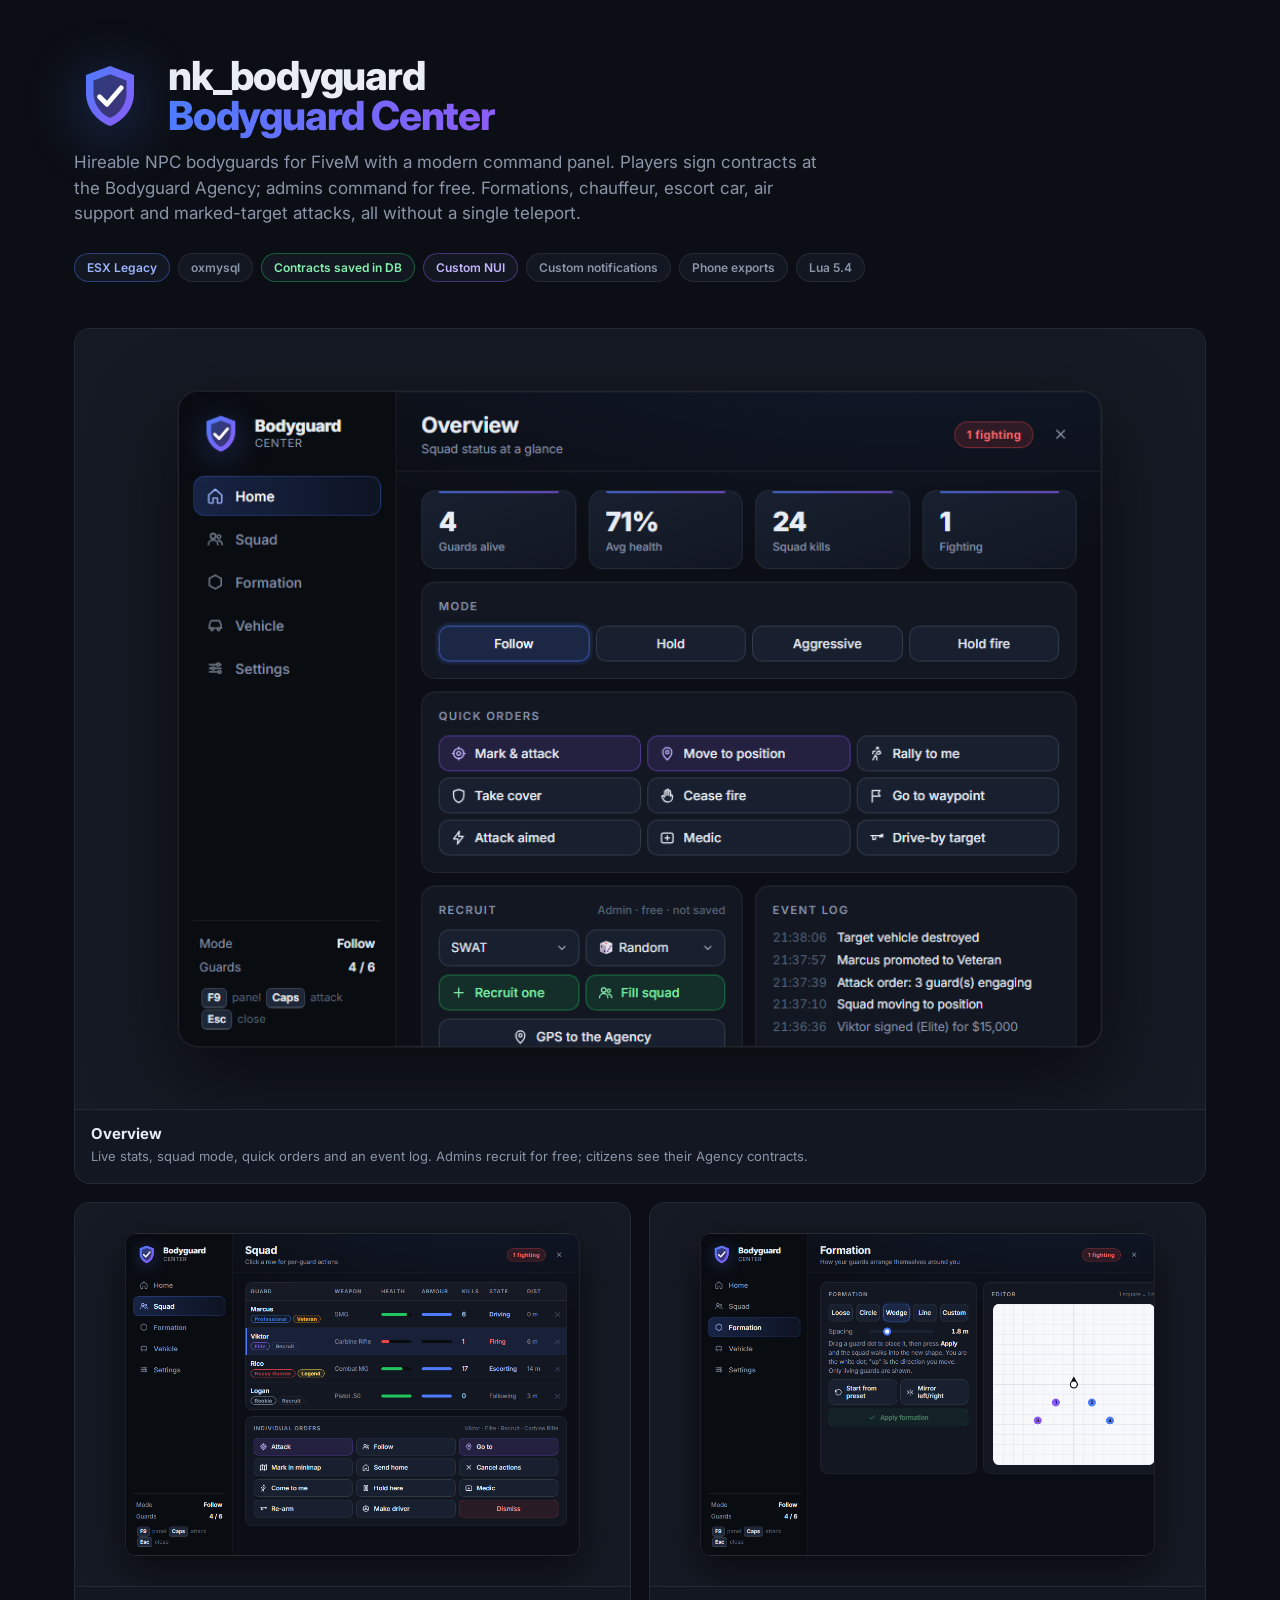
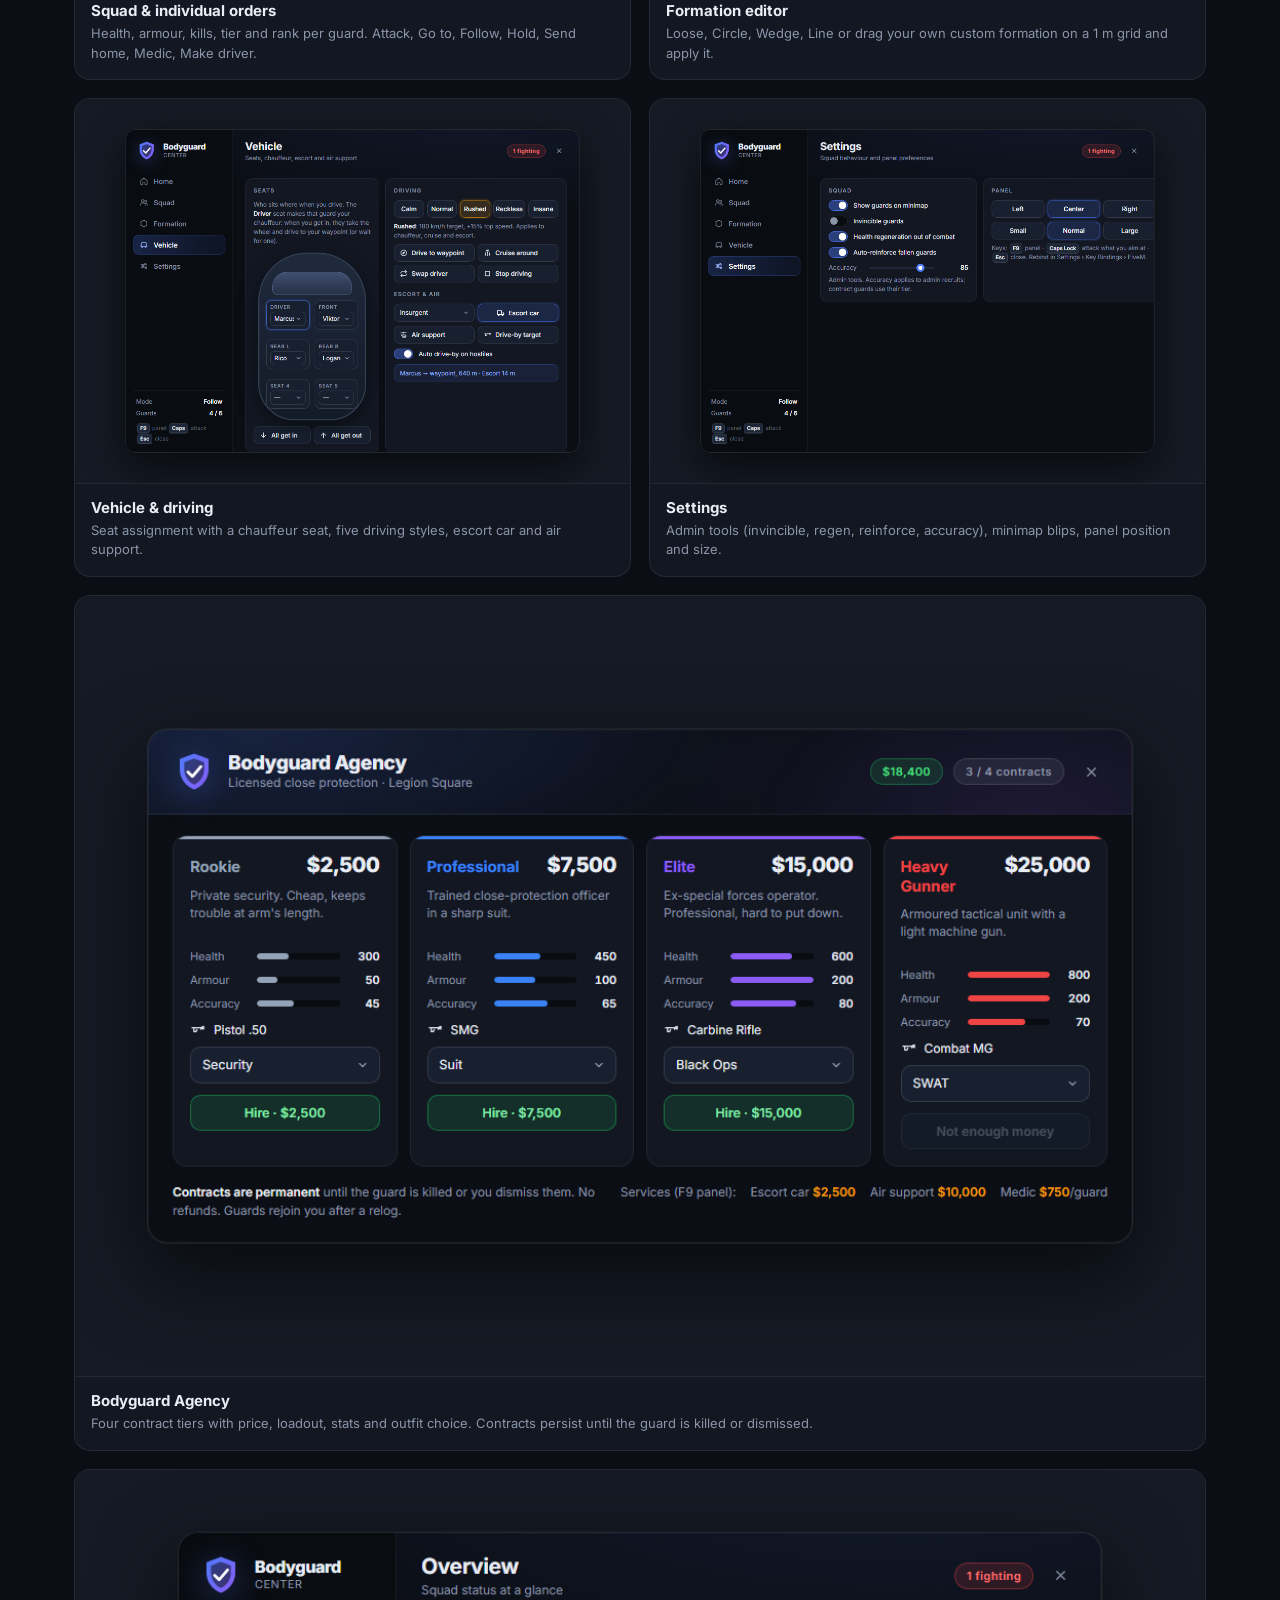
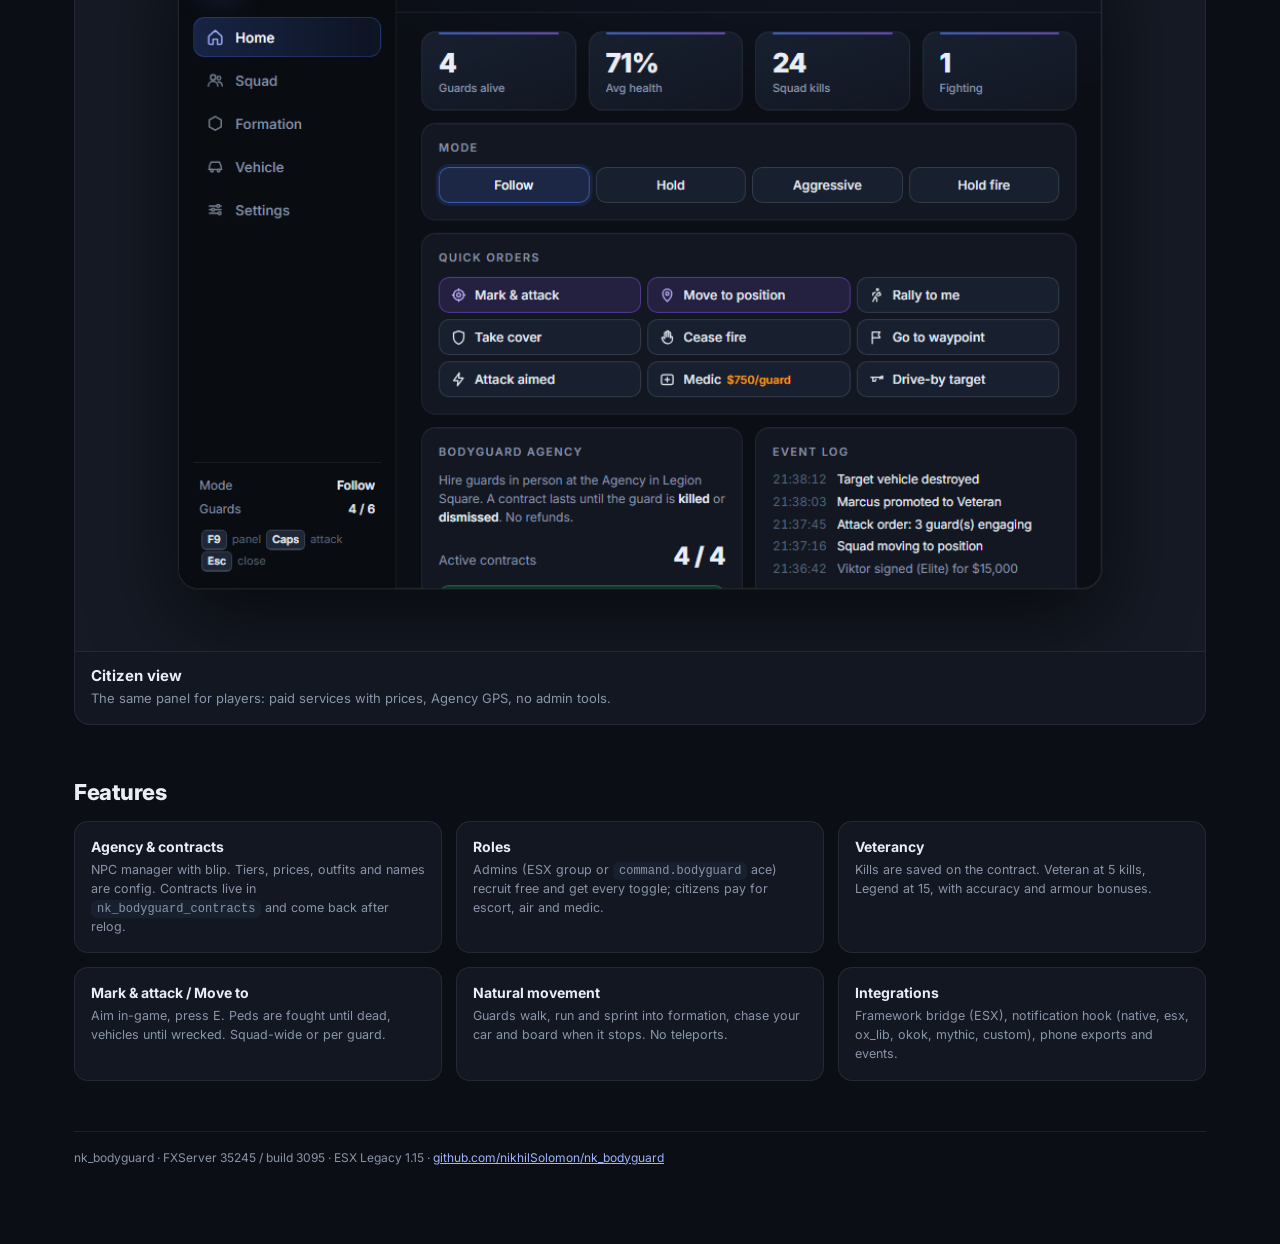
<file: assets/showcase.html>
<!DOCTYPE html>
<html lang="en">
<head>
<meta charset="utf-8">
<title>nk_bodyguard – Showcase</title>
<link href="https://fonts.googleapis.com/css2?family=Inter:wght@400;500;600;700;800&display=swap" rel="stylesheet">
<style>
  :root { --bg:#0b0e14; --card:#121722; --line:rgba(255,255,255,.08); --text:#e9edf5; --muted:#8b95a8; --accent:#4f7cff; --violet:#8b5cf6; --green:#22c55e; }
  * { box-sizing:border-box; margin:0; padding:0; }
  body { background:radial-gradient(1200px 600px at 50% -10%, rgba(79,124,255,.18), transparent 60%), var(--bg); color:var(--text); font-family:Inter,"Segoe UI",sans-serif; }
  .wrap { max-width:1180px; margin:0 auto; padding:56px 24px 80px; }
  .hero { display:flex; align-items:center; gap:22px; margin-bottom:12px; }
  .hero svg { width:72px; height:72px; filter:drop-shadow(0 10px 30px rgba(79,124,255,.4)); }
  h1 { font-size:40px; font-weight:800; letter-spacing:-.03em; line-height:1; }
  h1 span { background:linear-gradient(90deg,var(--accent),var(--violet)); -webkit-background-clip:text; background-clip:text; color:transparent; }
  .lead { font-size:17px; color:var(--muted); max-width:760px; line-height:1.5; margin:14px 0 26px; }
  .pills { display:flex; flex-wrap:wrap; gap:8px; margin-bottom:46px; }
  .pill { font-size:12px; font-weight:600; padding:6px 12px; border-radius:999px; border:1px solid var(--line); background:var(--card); color:var(--muted); }
  .pill.b { color:#9db4ff; border-color:rgba(79,124,255,.4); } .pill.g { color:#86efac; border-color:rgba(34,197,94,.4); } .pill.v { color:#c4b5fd; border-color:rgba(139,92,246,.4); }
  .grid { display:grid; grid-template-columns:repeat(2,1fr); gap:18px; }
  .shot { background:var(--card); border:1px solid var(--line); border-radius:16px; overflow:hidden; }
  .shot img { display:block; width:100%; height:auto; }
  .shot .cap { padding:14px 16px 16px; border-top:1px solid var(--line); }
  .shot h3 { font-size:15px; font-weight:700; margin-bottom:4px; }
  .shot p { font-size:13px; color:var(--muted); line-height:1.5; }
  .wide { grid-column:1 / -1; }
  h2 { font-size:22px; font-weight:800; letter-spacing:-.02em; margin:54px 0 16px; }
  .feat { display:grid; grid-template-columns:repeat(3,1fr); gap:14px; }
  .f { background:var(--card); border:1px solid var(--line); border-radius:14px; padding:16px; }
  .f b { display:block; font-size:14px; margin-bottom:6px; }
  .f p { font-size:12.5px; color:var(--muted); line-height:1.5; }
  code { font-family:Consolas,monospace; font-size:12px; background:#182030; padding:2px 6px; border-radius:6px; }
  footer { margin-top:50px; font-size:12px; color:var(--muted); border-top:1px solid var(--line); padding-top:18px; }
</style>
</head>
<body>
<div class="wrap">
  <div class="hero">
    <svg viewBox="0 0 48 48" aria-hidden="true">
      <defs><linearGradient id="g" x1="0" y1="0" x2="1" y2="1"><stop offset="0" stop-color="#4f7cff"/><stop offset="1" stop-color="#8b5cf6"/></linearGradient></defs>
      <path d="M24 4l16 6v12c0 10-6.8 18.6-16 22C14.8 40.6 8 32 8 22V10z" fill="url(#g)"/>
      <path d="M24 9.5l11 4.2V22c0 7.4-4.7 13.9-11 16.7C17.7 35.9 13 29.4 13 22v-8.3z" fill="#0b0e14" opacity=".55"/>
      <path d="M17 24.5l5 5 9.5-11" fill="none" stroke="#fff" stroke-width="3.2" stroke-linecap="round" stroke-linejoin="round"/>
    </svg>
    <h1>nk_bodyguard<br><span>Bodyguard Center</span></h1>
  </div>
  <p class="lead">Hireable NPC bodyguards for FiveM with a modern command panel. Players sign contracts at the Bodyguard Agency; admins command for free. Formations, chauffeur, escort car, air support and marked-target attacks, all without a single teleport.</p>
  <div class="pills">
    <span class="pill b">ESX Legacy</span><span class="pill">oxmysql</span><span class="pill g">Contracts saved in DB</span>
    <span class="pill v">Custom NUI</span><span class="pill">Custom notifications</span><span class="pill">Phone exports</span><span class="pill">Lua 5.4</span>
  </div>

  <div class="grid">
    <div class="shot wide"><img src="screenshots/01-home-admin.png" alt="Home overview"><div class="cap"><h3>Overview</h3><p>Live stats, squad mode, quick orders and an event log. Admins recruit for free; citizens see their Agency contracts.</p></div></div>
    <div class="shot"><img src="screenshots/02-squad.png" alt="Squad page"><div class="cap"><h3>Squad &amp; individual orders</h3><p>Health, armour, kills, tier and rank per guard. Attack, Go to, Follow, Hold, Send home, Medic, Make driver.</p></div></div>
    <div class="shot"><img src="screenshots/03-formation.png" alt="Formation editor"><div class="cap"><h3>Formation editor</h3><p>Loose, Circle, Wedge, Line or drag your own custom formation on a 1 m grid and apply it.</p></div></div>
    <div class="shot"><img src="screenshots/04-vehicle.png" alt="Vehicle page"><div class="cap"><h3>Vehicle &amp; driving</h3><p>Seat assignment with a chauffeur seat, five driving styles, escort car and air support.</p></div></div>
    <div class="shot"><img src="screenshots/05-settings.png" alt="Settings page"><div class="cap"><h3>Settings</h3><p>Admin tools (invincible, regen, reinforce, accuracy), minimap blips, panel position and size.</p></div></div>
    <div class="shot wide"><img src="screenshots/06-agency.png" alt="Bodyguard Agency hiring screen"><div class="cap"><h3>Bodyguard Agency</h3><p>Four contract tiers with price, loadout, stats and outfit choice. Contracts persist until the guard is killed or dismissed.</p></div></div>
    <div class="shot wide"><img src="screenshots/07-home-citizen.png" alt="Citizen view"><div class="cap"><h3>Citizen view</h3><p>The same panel for players: paid services with prices, Agency GPS, no admin tools.</p></div></div>
  </div>

  <h2>Features</h2>
  <div class="feat">
    <div class="f"><b>Agency &amp; contracts</b><p>NPC manager with blip. Tiers, prices, outfits and names are config. Contracts live in <code>nk_bodyguard_contracts</code> and come back after relog.</p></div>
    <div class="f"><b>Roles</b><p>Admins (ESX group or <code>command.bodyguard</code> ace) recruit free and get every toggle; citizens pay for escort, air and medic.</p></div>
    <div class="f"><b>Veterancy</b><p>Kills are saved on the contract. Veteran at 5 kills, Legend at 15, with accuracy and armour bonuses.</p></div>
    <div class="f"><b>Mark &amp; attack / Move to</b><p>Aim in-game, press E. Peds are fought until dead, vehicles until wrecked. Squad-wide or per guard.</p></div>
    <div class="f"><b>Natural movement</b><p>Guards walk, run and sprint into formation, chase your car and board when it stops. No teleports.</p></div>
    <div class="f"><b>Integrations</b><p>Framework bridge (ESX), notification hook (native, esx, ox_lib, okok, mythic, custom), phone exports and events.</p></div>
  </div>

  <footer>nk_bodyguard · FXServer 35245 / build 3095 · ESX Legacy 1.15 · <a href="https://github.com/nikhilSolomon/nk_bodyguard" style="color:#9db4ff">github.com/nikhilSolomon/nk_bodyguard</a></footer>
</div>
</body>
</html>
</file>
